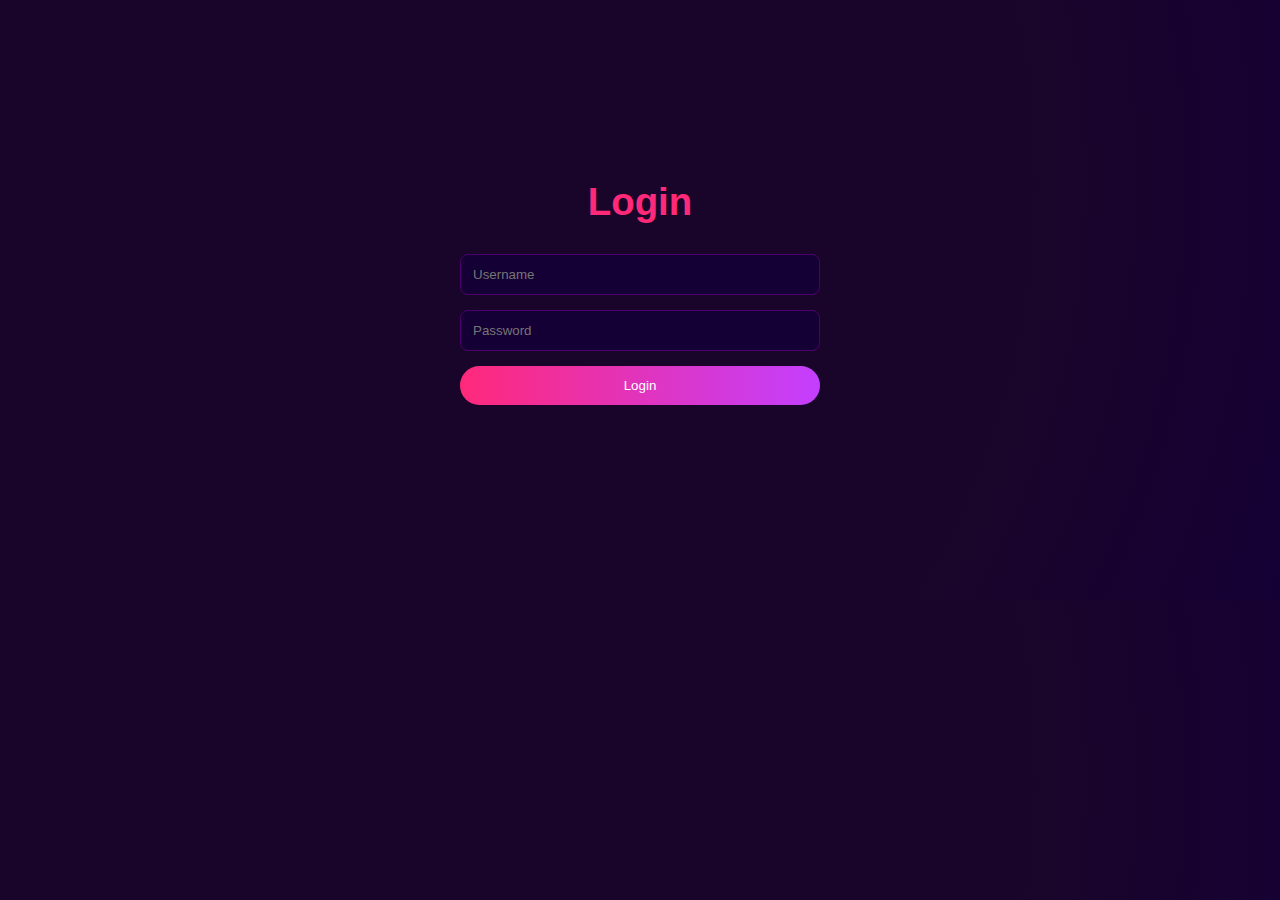
<file: login.html>
<!DOCTYPE html>
<html lang="en">
<head>
    <meta charset="UTF-8" />
    <meta name="viewport" content="width=device-width, initial-scale=1" />
    <title>Login | Razil Christian Portfolio</title>
    <link rel="stylesheet" href="style.css" />
</head>
<body>
    <section id="login" style="padding: 100px 20px; max-width: 400px; margin: 80px auto;">
        <h2 style="text-align: center; color: #ff297a; margin-bottom: 30px;">Login</h2>
        <form id="loginForm" style="display: flex; flex-direction: column; gap: 15px;">
            <input type="text" id="username" placeholder="Username" required />
            <input type="password" id="password" placeholder="Password" required />
            <button type="submit">Login</button>
            <div id="login-error" class="form-error"></div>
            <div id="login-success" class="form-success"></div>
        </form>
    </section>

    <script>
        const USERNAME = "razil";
        const PASSWORD = "razil123";

        const loginForm = document.getElementById('loginForm');
        const errorDiv = document.getElementById('login-error');
        const successDiv = document.getElementById('login-success');

        loginForm.addEventListener('submit', function(e) {
            e.preventDefault();
            const username = document.getElementById('username').value.trim();
            const password = document.getElementById('password').value;

            if (username === USERNAME && password === PASSWORD) {
                errorDiv.textContent = "";
                successDiv.textContent = "Login successful! Redirecting...";
                successDiv.classList.add('active');
                setTimeout(() => {
                    window.location.href = "index.html#home";
                }, 1500);
            } else {
                successDiv.textContent = "";
                errorDiv.textContent = "Invalid username or password.";
                errorDiv.classList.add('active');
            }
        });
    </script>
</body>
</html>
</file>
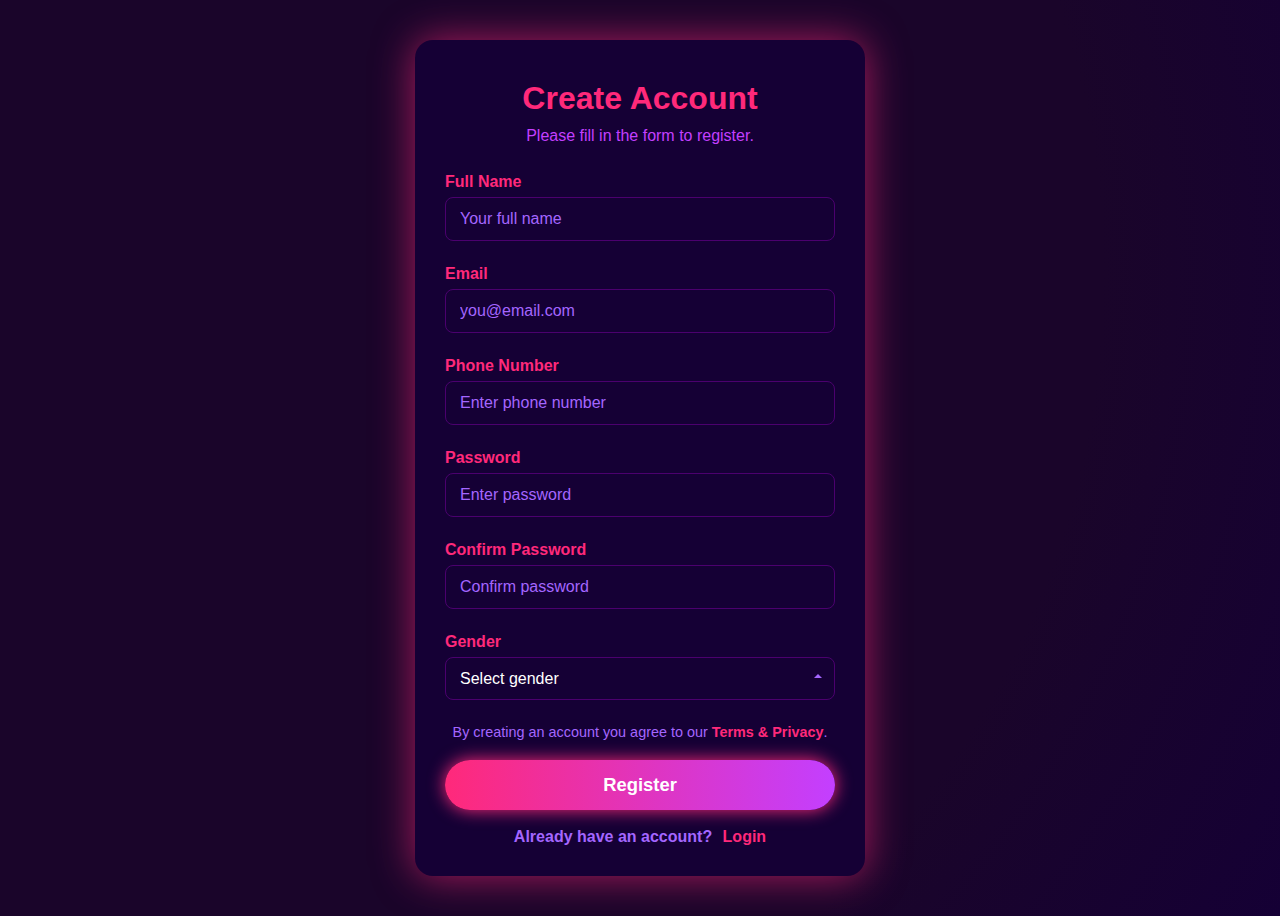
<file: register.html>
<!DOCTYPE html>
<html lang="en">
<head>
<meta charset="UTF-8" />
<meta name="viewport" content="width=device-width, initial-scale=1" />
<title>Register | Razil Christian Portfolio</title>
<link rel="stylesheet"
   href="https://cdnjs.cloudflare.com/ajax/libs/font-awesome/6.0.0-beta3/css/all.min.css" />
<style>
* {
    margin: 0;
    padding: 0;
    box-sizing: border-box;
    font-family: 'Segoe UI', Tahoma, Geneva, Verdana, sans-serif;
}
html {
    scroll-behavior: smooth;
}
body {
    background: radial-gradient(circle at 20% 30%, #1a052a 70%, #150035 100%);
    color: #fff;
    min-height: 100vh;
    display: flex;
    justify-content: center;
    align-items: center;
    padding: 40px 20px;
}
#register-card {
    background: #150035;
    padding: 40px 30px 30px 30px;
    max-width: 450px;
    width: 100%;
    border-radius: 18px;
    box-shadow: 0 0 40px #ff297aa3;
    text-align: center;
    box-sizing: border-box;
}
#register-card h2 {
    font-size: 2em;
    font-weight: 600;
    margin-bottom: 10px;
    color: #ff297a;
}
#register-card .subtitle {
    font-size: 1em;
    margin-bottom: 28px;
    color: #c33fff;
    font-weight: 500;
}
form label {
    display: block;
    margin-bottom: 6px;
    font-weight: 600;
    color: #ff297a;
    text-align: left;
    font-size: 1rem;
}
input[type="text"],
input[type="email"],
input[type="password"],
input[type="tel"],
select {
    width: 100%;
    padding: 12px 14px;
    margin-bottom: 24px;
    font-size: 1em;
    border: 1.5px solid #4b006e;
    border-radius: 8px;
    background: #150035;
    color: #fff;
    transition: border-color 0.25s ease;
    box-sizing: border-box;
    appearance: none;
}
input::placeholder {
    color: #a466ff;
}
input:focus,
select:focus {
    border-color: #ff297a;
    outline: none;
}
input:focus::placeholder {
    color: transparent;
}
select {
    background-image: url("data:image/svg+xml;charset=US-ASCII,%3csvg%20xmlns='http://www.w3.org/2000/svg'%20viewBox='0%200%204%205'%3e%3cpath%20fill='%23a466ff'%20d='M2%200L0%202h4z'/%3e%3c/svg%3e");
    background-repeat: no-repeat;
    background-position: right 0.75rem center;
    background-size: 8px 10px;
    padding-right: 2.5rem;
}
button.register-btn {
    width: 100%;
    padding: 14px 0;
    background: linear-gradient(90deg, #ff297a, #c33fff);
    border: none;
    border-radius: 25px;
    color: #fff;
    font-size: 1.15em;
    font-weight: 700;
    cursor: pointer;
    box-shadow: 0 0 17px #ff297a;
    transition: box-shadow 0.3s ease;
}
button.register-btn:hover {
    box-shadow: 0 0 35px #c33fff;
}
.terms {
    font-size: 0.9em;
    margin-bottom: 20px;
    color: #a466ff;
    text-align: center;
}
.terms a {
    color: #ff297a;
    text-decoration: none;
    font-weight: 600;
}
.terms a:hover {
    text-decoration: underline;
}
.login-link {
    text-align: center;
    font-size: 1em;
    color: #a466ff;
    margin-top: 18px;
    font-weight: 600;
}
.login-link a {
    color: #ff297a;
    text-decoration: none;
    font-weight: 700;
    margin-left: 6px;
}
.login-link a:hover {
    text-decoration: underline;
}
</style>
</head>
<body>

<section id="register-card">
    <h2>Create Account</h2>
    <div class="subtitle">Please fill in the form to register.</div>
    <form id="registerForm" novalidate>
        <label for="fullname">Full Name</label>
        <input type="text" id="fullname" name="fullname" autocomplete="name" placeholder="Your full name" required />
        
        <label for="email">Email</label>
        <input type="email" id="email" name="email" autocomplete="email" placeholder="you@email.com" required />
        
        <label for="phone">Phone Number</label>
        <input type="tel" id="phone" name="phone" autocomplete="tel" placeholder="Enter phone number" />
        
        <label for="password">Password</label>
        <input type="password" id="password" name="password" autocomplete="new-password" placeholder="Enter password" required />
        
        <label for="passwordConfirm">Confirm Password</label>
        <input type="password" id="passwordConfirm" name="passwordConfirm" autocomplete="new-password" placeholder="Confirm password" required />
        
        <label for="gender">Gender</label>
        <select id="gender" name="gender" required aria-required="true">
            <option value="" disabled selected>Select gender</option>
            <option value="female">Female</option>
            <option value="male">Male</option>
            <option value="other">Other</option>
            <option value="prefer_not_to_say">Prefer not to say</option>
        </select>
        
        <div class="terms">
            By creating an account you agree to our <a href="#" tabindex="0">Terms & Privacy</a>.
        </div>
        
        <button type="submit" class="register-btn">Register</button>
    </form>
    
    <div class="login-link">
        Already have an account? <a href="login.html">Login</a>
    </div>
</section>

</body>
</html>
</file>
<file: style.css>
/* ===== RESET & BASE ===== */
* {
  margin: 0;
  padding: 0;
  box-sizing: border-box;
  font-family: 'Segoe UI', Tahoma, Geneva, Verdana, sans-serif;
}
html {
  scroll-behavior: smooth;
}
body {
  background: radial-gradient(circle at 20% 30%, #1a052a 70%, #150035 100%);
  color: #fff;
  transition: background 0.4s, color 0.4s;
}
body.light-mode {
  background: #f2f2f2;
  color: #222;
}

/* Navigation text white in light mode */
body.light-mode nav ul li a,
body.light-mode nav ul li a:hover,
body.light-mode nav ul li a.active {
  color: #fff !important;
}

/* Project paragraphs white in light mode */
body.light-mode #projects .project-card p {
  color: #fff !important;
}

/* Project h3 white in light mode */
body.light-mode #projects .project-card h3 {
  color: #fff !important;
}

/* Footer text white in light mode */
body.light-mode footer,
body.light-mode footer p,
body.light-mode .footer-container,
body.light-mode .footer-container .footer-social-links a {
  color: #fff !important;
}

/* ===== NAVBAR ===== */
nav {
  position: fixed;
  width: 100%;
  background: #1a052a;
  display: flex;
  justify-content: space-between;
  align-items: center;
  padding: 15px 20px;
  z-index: 1000;
  transition: background 0.3s, box-shadow 0.3s;
}
nav .logo {
  font-size: 1.4rem;
  font-weight: bold;
  color: #ff297a;
}
nav ul {
  display: flex;
  list-style: none;
  gap: 15px;
}
nav ul li a {
  color: inherit;
  text-decoration: none;
  padding: 5px 8px;
  position: relative;
}
nav ul li a::after {
  content: "";
  position: absolute;
  left: 0;
  bottom: -4px;
  width: 0;
  height: 2px;
  background: #ff297a;
  transition: width 0.3s;
}
nav ul li a:hover::after,
nav ul li a.active::after {
  width: 100%;
}
#themeToggle {
  border: none;
  background: none;
  color: inherit;
  font-size: 1.3rem;
  cursor: pointer;
}

/* ===== HAMBURGER ===== */
.hamburger {
  display: none;
  flex-direction: column;
  gap: 4px;
  cursor: pointer;
}
.hamburger div {
  width: 25px;
  height: 3px;
  background: #fff;
  transition: 0.3s;
}
/* Animate to “X” when active */
.hamburger.active div:nth-child(1) {
  transform: rotate(45deg) translate(5px, 5px);
}
.hamburger.active div:nth-child(2) {
  opacity: 0;
}
.hamburger.active div:nth-child(3) {
  transform: rotate(-45deg) translate(6px, -6px);
}

/* Typed text */
.typed-text {
  display: inline-block;
  max-width: 100%;
  white-space: normal !important;
  overflow: visible !important;
  text-overflow: clip !important;
  word-wrap: break-word;
  overflow-wrap: break-word;
  font-weight: 600;
  color: #ff297a;
}

/* ===== HERO SECTION ===== */
@keyframes gradientShift {
  0%, 100% { background-position: 0% 50%; }
  50% { background-position: 100% 50%; }
}
.parallax-section {
  min-height: 100vh;
  display: flex;
  justify-content: center;
  align-items: center;
  background: linear-gradient(270deg, #1a052a, #150035, #c33fff, #ff297a);
  background-size: 800% 800%;
  animation: gradientShift 20s ease infinite;
  position: relative;
  color: #fff;
  text-align: center;
}
.parallax-section::before {
  content: "";
  position: absolute;
  inset: 0;
  background: rgba(26, 5, 42, 0.75);
}
.parallax-content {
  position: relative;
  z-index: 1;
}
.parallax-content img {
  width: 150px; height: 150px;
  object-fit: cover;
  border-radius: 50%;
  border: 4px solid #ff297a;
  box-shadow: 0 0 30px #ff297aa8;
  margin-bottom: 20px;
}

/* ===== SECTIONS ===== */
section {
  padding: 70px 20px;
  max-width: 1000px;
  margin: auto;
}
section h2 {
  text-align: center;
  font-size: 2.4rem;
  color: #ff297a;
  margin-bottom: 35px;
}
.reveal {
  opacity: 0;
  transform: translateY(40px);
  transition: 0.8s ease;
}
.reveal.active {
  opacity: 1;
  transform: translateY(0);
}

/* ===== ABOUT ===== */
#about p {
  font-size: 1.1rem;
  line-height: 1.6;
  text-align: center;
  color: inherit;
  max-width: 800px;
  margin: auto;
}

/* ===== SKILLS ===== */
.skills-list {
  display: grid;
  grid-template-columns: repeat(auto-fit, minmax(220px, 1fr));
  gap: 25px;
}
.skill {
  background: rgba(21, 0, 53, 0.7);
  border-radius: 12px;
  padding: 15px;
  box-shadow: 0 0 15px #ff297a30;
  transition: transform 0.3s ease, box-shadow 0.3s ease;
  text-align: left;
}
body.light-mode .skill {
  background: #fff;
  box-shadow: 0 0 15px rgba(0,0,0,0.1);
}
.skill:hover {
  transform: translateY(-5px) scale(1.02);
  box-shadow: 0 0 20px #ff297a80;
}
.skill span {
  font-weight: bold;
  color: #ff297a;
  display: flex;
  justify-content: space-between;
  align-items: center;
}
.percent {
  font-weight: normal;
  color: #fff;
  font-size: 0.9rem;
  text-shadow: 0 0 5px #c33fff;
}
body.light-mode .percent {
  color: #333;
  text-shadow: none;
}
.bar {
  background: #150035;
  border-radius: 8px;
  overflow: hidden;
  height: 12px;
  margin-top: 8px;
  box-shadow: 0 0 6px #c33fff50 inset;
}
body.light-mode .bar {
  background: #e0e0e0;
}
.progress {
  background: linear-gradient(90deg, #ff297a, #c33fff, #ff297a);
  background-size: 200% 200%;
  animation: moveGradient 3s linear infinite;
  height: 100%;
  width: 0;
  border-radius: 8px;
  position: relative;
  box-shadow: 0 0 12px #ff297a90;
  transition: width 1.5s ease-out;
}
.progress::after {
  content: "";
  position: absolute;
  top: 0; left: -50px;
  width: 50px;
  height: 100%;
  background: rgba(255,255,255,0.25);
  transform: skewX(-20deg);
  animation: shimmer 2s infinite;
}
@keyframes shimmer {
  0% { left: -50px; }
  100% { left: 100%; }
}
@keyframes moveGradient {
  0% { background-position: 0% 50%; }
  100% { background-position: 200% 50%; }
}

/* ===== PROJECTS ===== */
.filter-buttons {
  text-align: center;
  margin-bottom: 20px;
}
.filter-btn {
  background: none;
  border: 2px solid #ff297a;
  color: inherit;
  padding: 6px 14px;
  margin: 4px;
  border-radius: 20px;
  cursor: pointer;
  transition: 0.3s;
}
.filter-btn.active,
.filter-btn:hover {
  background: #ff297a;
  color: #fff;
}
.project-grid {
  display: grid;
  gap: 20px;
  grid-template-columns: repeat(auto-fit, minmax(260px, 1fr));
}
.project-card {
  background: #1a052a;
  padding: 20px;
  border-radius: 12px;
  transition: transform 0.3s, box-shadow 0.3s;
  cursor: pointer;
}
.project-card:hover {
  transform: translateY(-5px);
  box-shadow: 0 0 20px #ff297a80;
}
.project-card p,
.project-card h3 {
  color: #fff;
}
body.light-mode .project-card p,
body.light-mode .project-card h3 {
  color: #fff !important;
}

/* ===== MODAL ===== */
.modal {
  display: none;
  position: fixed;
  inset: 0;
  background: rgba(26, 5, 42, 0.75);
  backdrop-filter: blur(4px);
  justify-content: center;
  align-items: center;
  z-index: 1000;
}
.modal.open { display: flex; }
.modal-content {
  background: #150035;
  padding: 20px;
  max-width: 400px;
  border-radius: 10px;
  text-align: center;
  box-shadow: 0 0 25px #ff297a70;
  position: relative;
}
.modal-content img {
  width: 90%;
  border-radius: 8px;
  margin-bottom: 10px;
}
.close-modal {
  position: absolute;
  right: 10px;
  top: 5px;
  font-size: 1.5rem;
  cursor: pointer;
  color: #ff297a;
}

/* ===== CONTACT ===== */
form {
  display: flex;
  flex-direction: column;
  gap: 12px;
  max-width: 450px;
  margin: auto;
}
input,
textarea {
  padding: 12px;
  border-radius: 8px;
  border: 1px solid #4b006e;
  background: #150035;
  color: inherit;
}
body.light-mode input,
body.light-mode textarea {
  background: #eee;
  color: #222;
  border-color: #ccc;
}
button {
  background: linear-gradient(90deg, #ff297a, #c33fff);
  border: none;
  padding: 12px;
  border-radius: 25px;
  color: #fff;
  cursor: pointer;
}
button:hover {
  box-shadow: 0 0 12px #ff297a90;
}
.form-success {
  display: none;
  text-align: center;
  margin-top: 10px;
  color: #ff297a;
  font-weight: bold;
}
.form-success.active {
  display: block;
}

/* ===== SOCIAL LINKS ===== */
.social-links {
  display: flex;
  justify-content: center;
  gap: 15px;
  margin-top: 25px;
}
.social-links a {
  font-size: 1.5rem;
  color: #ff297a;
}
.social-links a:hover {
  color: #c33fff;
}

/* ===== FOOTER ===== */
footer {
  background-color: #343a40;
  color: white;
  text-align: center;
  padding: 40px 20px;
}
body.light-mode footer,
body.light-mode footer p,
body.light-mode .footer-container,
body.light-mode .footer-container .footer-social-links a {
  color: white !important;
}
.footer-container {
  max-width: 1200px;
  margin: 0 auto;
  display: inline-block;
  text-align: center;
}
.footer-container p {
  margin: 0;
  font-weight: 600;
}
.footer-container .footer-social-links {
  margin-top: 1rem;
  display: flex;
  justify-content: center;
  gap: 20px;
}
.footer-container .footer-social-links a {
  color: white;
  font-size: 1.2rem;
  transition: 0.3s;
}
.footer-container .footer-social-links a:hover {
  color: #ff297a;
}

/* ===== BACK TO TOP BUTTON ===== */
#backToTop {
  position: fixed;
  right: 20px;
  bottom: 20px;
  background: #ff297a;
  color: #fff;
  border: none;
  border-radius: 50%;
  padding: 10px;
  font-size: 1.2rem;
  cursor: pointer;
  box-shadow: 0 0 10px #ff297a80;
  display: none;
  transition: background-color 0.3s;
  z-index: 10000;
}
#backToTop:hover {
  background: #c33fff;
}

/* RESPONSIVE */
@media (max-width: 768px) {
  nav ul {
    display: none; /* Hidden until hamburger toggles */
    flex-direction: column;
    background: #1a052a;
    position: absolute;
    top: 60px;
    right: 20px;
    padding: 15px;
    border-radius: 8px;
    box-shadow: 0 0 10px #00000050;
  }
  nav ul.open {
    display: flex;
  }
  .hamburger {
    display: flex;
  }
  .parallax-content img {
    width: 130px;
    height: 130px;
  }
  section {
    max-width: 100%;
    padding-left: 15px;
    padding-right: 15px;
  }
}
@media (max-width: 480px) {
  nav {
    padding: 10px;
  }
  nav ul {
    right: 10px;
  }
  .parallax-content img {
    width: 110px;
    height: 110px;
  }
  section h2 {
    font-size: 1.8rem;
  }
  #about p {
    font-size: 1rem;
  }
  .skills-list,
  .project-grid {
    grid-template-columns: 1fr;
  }
}
</file>
